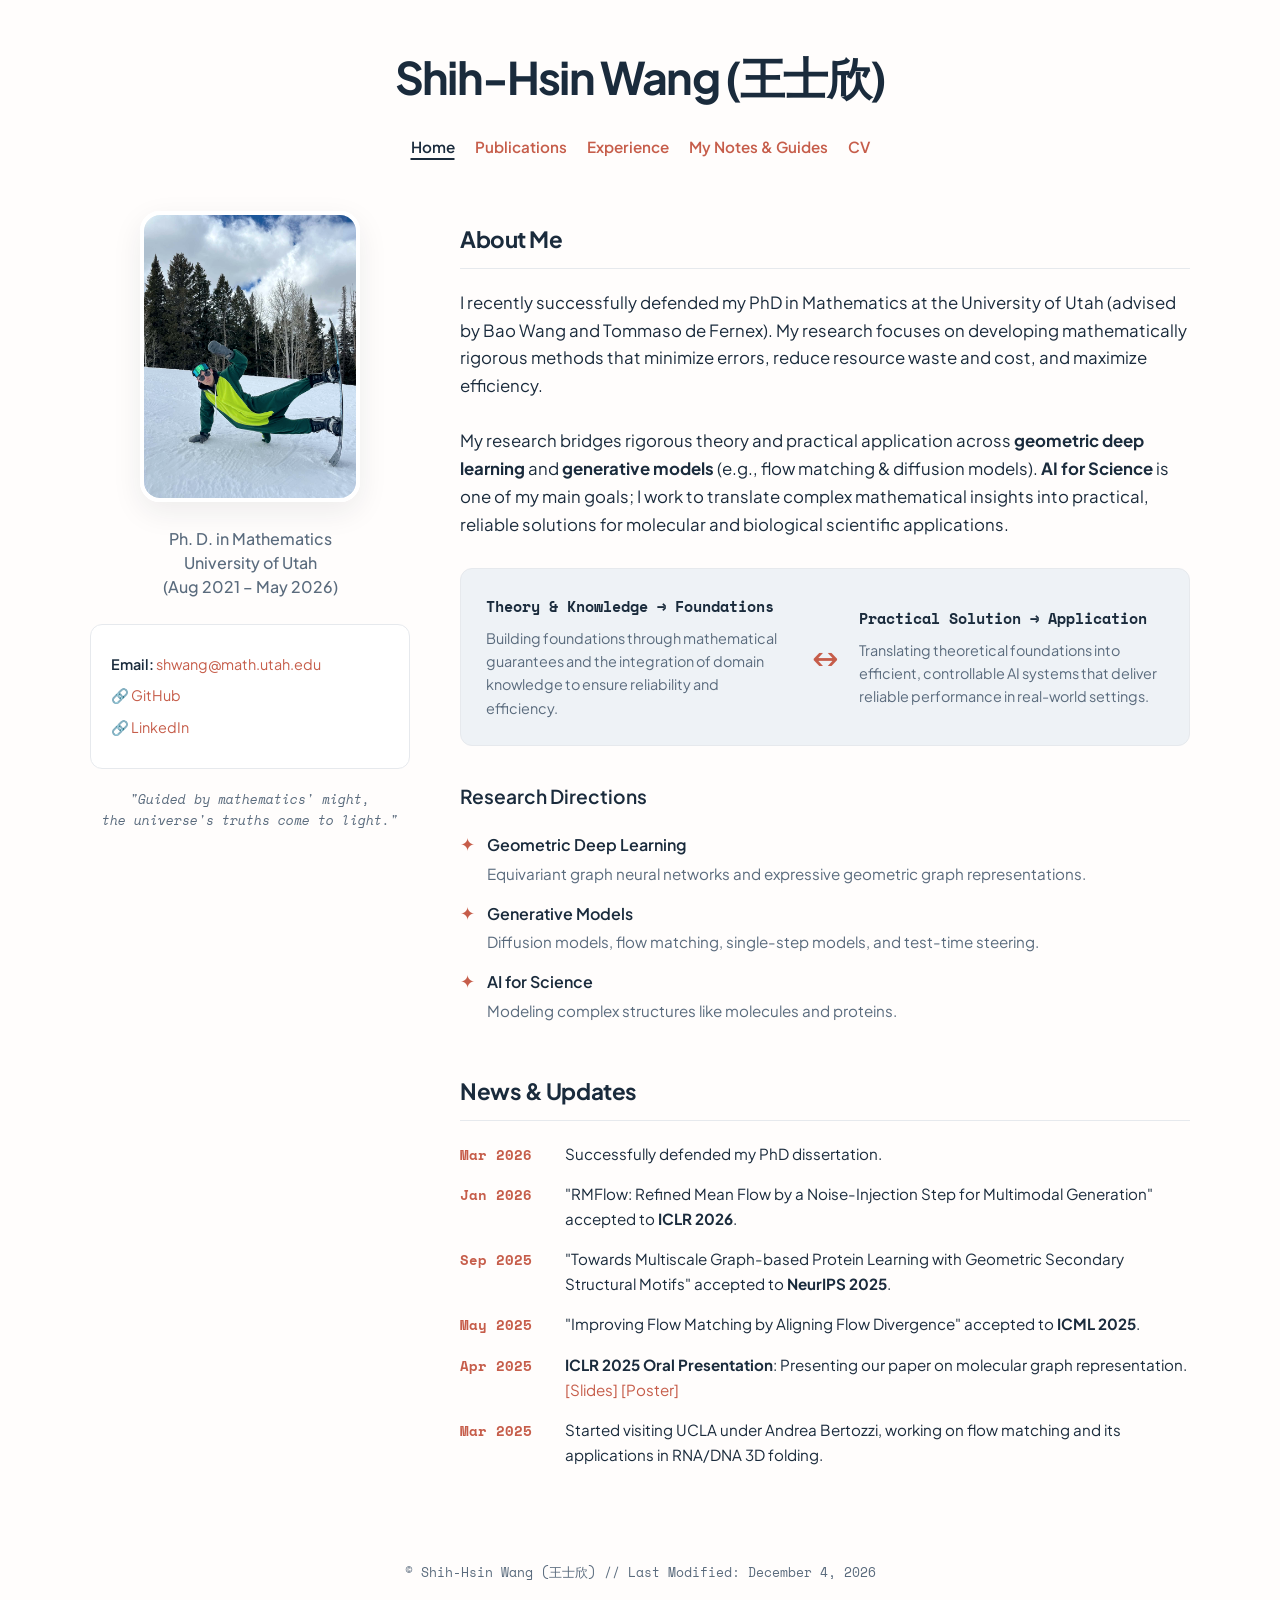
<file: index.html>
<!DOCTYPE html>
<html lang="en">
<head>
    <meta charset="UTF-8">
    <meta name="viewport" content="width=device-width, initial-scale=1.0">
    <title>Shih-Hsin Wang's Website</title>
    
    <link rel="preconnect" href="https://fonts.googleapis.com">
    <link rel="preconnect" href="https://fonts.gstatic.com" crossorigin>
    <link href="https://fonts.googleapis.com/css2?family=Plus+Jakarta+Sans:wght@400;500;600;700&family=Space+Mono:wght@400;700&display=swap" rel="stylesheet">

    <style>
        :root {
            --bg: #fffdfc;
            --text: #1a2b3c;
            --text-muted: #5a6b7d;
            --accent: #c65d4a;
            --box-math-bg: #eef2f6;
            --box-ml-bg: #fcf6f1;
            --border: #e6e9ed;
            --font-main: 'Plus Jakarta Sans', sans-serif;
            --font-mono: 'Space Mono', monospace;
        }

        * { box-sizing: border-box; }

        body {
            background-color: var(--bg);
            color: var(--text);
            font-family: var(--font-main);
            line-height: 1.65;
            margin: 0;
            padding: 40px 20px;
        }

        header {
            max-width: 1100px;
            margin: 0 auto 50px auto;
            text-align: center;
        }

        h1 {
            font-size: 2.8rem;
            font-weight: 700;
            letter-spacing: -0.04em;
            margin: 0;
            color: var(--text);
        }

        nav {
            display: flex;
            justify-content: center;
            flex-wrap: wrap;
            gap: 20px;
            margin-top: 20px;
            font-size: 0.95rem;
            font-weight: 600;
        }
        nav a {
            color: var(--accent);
            text-decoration: none;
            transition: all 0.2s ease;
            cursor: pointer;
            padding-bottom: 2px;
        }
        nav a:hover {
            opacity: 0.7;
        }
        
        /* Active Tab Styling */
        nav a.active-tab {
            color: var(--text);
            text-decoration: underline;
            text-underline-offset: 5px;
            text-decoration-thickness: 2px;
        }

        .main-container {
            max-width: 1100px;
            margin: 0 auto;
            display: grid;
            grid-template-columns: 320px 1fr;
            gap: 50px;
            align-items: start;
        }

        /* LEFT SIDEBAR */
        .sidebar {
            position: sticky;
            top: 40px;
            text-align: center;
        }
        
        .profile-img {
            width: 100%;
            max-width: 220px; 
            border-radius: 20px;
            margin: 0 auto 25px auto;
            display: block;
            border: 4px solid #fff;
            box-shadow: 0 10px 30px rgba(28, 40, 51, 0.08);
            
            /* Add this line to mute the photo colors slightly so it blends perfectly */
            filter: grayscale(20%) contrast(105%); 
        }

        .subtitle {
            font-size: 1rem;
            color: var(--text-muted);
            font-weight: 500;
            margin-bottom: 25px;
            line-height: 1.5;
        }

        .contact-box {
            text-align: left;
            background: #fff;
            padding: 20px;
            border-radius: 12px;
            border: 1px solid var(--border);
            font-size: 0.9rem;
        }
        .contact-box p { margin: 8px 0; }
        .contact-box strong { color: var(--text); font-weight: 600; }
        .contact-box a { color: var(--accent); text-decoration: none; }
        .contact-box a:hover { text-decoration: underline; }

        /* RIGHT MAIN CONTENT */
        .content { padding-top: 10px; }

        /* TAB LOGIC CSS */
        .content-section {
            display: none; /* Hide all by default */
            animation: fadeIn 0.35s ease-in-out;
        }
        .content-section.active-section {
            display: block; /* Show active tab */
        }
        @keyframes fadeIn {
            from { opacity: 0; transform: translateY(8px); }
            to { opacity: 1; transform: translateY(0); }
        }

        h2 {
            font-size: 1.4rem;
            font-weight: 700;
            margin-top: 0; /* Removed top margin since it's at the top of the tab */
            margin-bottom: 20px;
            color: var(--text);
            letter-spacing: -0.02em;
            border-bottom: 1px solid var(--border);
            padding-bottom: 10px;
        }
        
        h3 {
            font-size: 1.1rem;
            font-weight: 600;
            color: var(--text);
            margin-top: 30px;
            margin-bottom: 15px;
        }

        .bio-text {
            font-size: 1.05rem;
            color: var(--text);
            margin-bottom: 30px;
        }

        /* Philosophy Split Box */
        .philosophy-split {
            display: flex;
            background: var(--box-math-bg);
            border-radius: 12px;
            padding: 25px;
            gap: 20px;
            border: 1px solid var(--border);
            align-items: center;
            margin-bottom: 35px;
        }
        .philosophy-col { flex: 1; }
        .philosophy-arrow { color: var(--accent); font-weight: bold; font-size: 1.5rem; display: flex; align-items: center; }
        .philosophy-title { font-weight: 700; font-size: 0.95rem; margin-bottom: 8px; color: var(--text); font-family: var(--font-mono); }
        .philosophy-desc { font-size: 0.9rem; color: var(--text-muted); line-height: 1.6; }

        /* Name Break Logic */
        .mobile-break { display: none; }
        @media (max-width: 600px) {
            .mobile-break { display: block; }
            h1 { font-size: 2.2rem; line-height: 1.2; } /* Slightly smaller for mobile */
        }

        /* Research List */
        .research-list { list-style: none; padding: 0; margin: 0 0 40px 0; }
        .research-list li { margin-bottom: 15px; font-size: 1rem; display: flex; align-items: flex-start; gap: 12px; }
        .research-list li::before { content: "✦"; color: var(--accent); font-size: 1.1rem; line-height: 1.4; }
        .research-list strong { color: var(--text); font-weight: 600; }
        .research-list span { color: var(--text-muted); font-size: 0.95rem; display: block; margin-top: 2px; }

        /* Updates Timeline */
        .update-item { display: flex; gap: 20px; margin-bottom: 15px; font-size: 0.95rem; align-items: baseline; }
        .update-date { font-family: var(--font-mono); font-size: 0.85rem; color: var(--accent); min-width: 85px; flex-shrink: 0; font-weight: 700; }
        .update-text strong { color: var(--text); }
        .update-text a { color: var(--accent); text-decoration: none; }
        .update-text a:hover { text-decoration: underline; }

        /* Publications & Experience */
        .pub-item { margin-bottom: 20px; }
        .pub-title { font-weight: 600; font-size: 1rem; margin-bottom: 4px; color: var(--text); }
        .pub-authors { font-size: 0.9rem; color: var(--text-muted); }
        .me { font-weight: 700; text-decoration: underline; text-decoration-color: var(--accent); text-underline-offset: 3px; color: var(--text); }
        .pub-venue { font-size: 0.9rem; color: var(--text); font-style: italic; margin-top: 3px; font-weight: 600; }
        .pub-links { margin-top: 6px; display: flex; gap: 10px; font-family: var(--font-mono); font-size: 0.8rem; }
        .pub-link { color: var(--accent); text-decoration: none; font-weight: 700; }
        .pub-link:hover { text-decoration: underline; }

        ul.bullets { padding-left: 20px; margin-bottom: 20px; font-size: 0.95rem; color: var(--text-muted); }
        ul.bullets li { margin-bottom: 8px; }
        ul.bullets strong { color: var(--text); }

        @media (max-width: 900px) {
            .main-container { grid-template-columns: 1fr; gap: 40px; }
            .sidebar { position: static; max-width: 400px; margin: 0 auto; }
            .philosophy-split { flex-direction: column; text-align: center; gap: 15px; }
            .philosophy-arrow { transform: rotate(90deg); }
        }
    </style>
</head>
<body>

    <header>
        <h1>Shih-Hsin Wang<br class="mobile-break"> (王士欣)</h1>
        <nav>
            <a onclick="switchTab('home')" class="nav-link active-tab" id="nav-home">Home</a>
            <a onclick="switchTab('publications')" class="nav-link" id="nav-publications">Publications</a>
            <a onclick="switchTab('experience')" class="nav-link" id="nav-experience">Experience</a>
            <a href="notes.html?home=true">My Notes & Guides</a>
            <a href="assets/Shih-Hsin%20Wang's%20CV.pdf" target="_blank" class="nav-link">CV</a>
        </nav>
    </header>

    <div class="main-container">
        
        <aside class="sidebar">
            <img src="images/snowboard.jpg" alt="Shih-Hsin Wang" class="profile-img">
            
            <div class="subtitle">Ph. D. in Mathematics<br>University of Utah<br>(Aug 2021 – May 2026)</div>
            
            <div class="contact-box" id="contact">
                <p><strong>Email:</strong> <a href="mailto:shwang@math.utah.edu">shwang@math.utah.edu</a></p>
                <p>🔗 <a href="https://github.com/shihhsinwang0214" target="_blank">GitHub</a></p>
                <p>🔗 <a href="https://www.linkedin.com/in/shih-hsin-sam-wang-9803671a5" target="_blank">LinkedIn</a></p>
            </div>
            
            <div style="margin-top: 20px; font-family: var(--font-mono); font-size: 0.8rem; color: var(--text-muted); font-style: italic;">
                "Guided by mathematics' might,<br>the universe's truths come to light."
            </div>
        </aside>

        <main class="content">

            <div id="home" class="content-section active-section">
                <section>
                    <h2>About Me</h2>
                    <div class="bio-text">
                        I recently successfully defended my PhD in Mathematics at the University of Utah (advised by Bao Wang and Tommaso de Fernex). My research focuses on developing mathematically rigorous methods that minimize errors, reduce resource waste and cost, and maximize efficiency.
                        <br><br>
                        My research bridges rigorous theory and practical application across <strong>geometric deep learning</strong> and <strong>generative models</strong> (e.g., flow matching & diffusion models). <strong>AI for Science</strong> is one of my main goals; I work to translate complex mathematical insights into practical, reliable solutions for molecular and biological scientific applications.
                    </div>

                    <div class="philosophy-split">
                        <div class="philosophy-col">
                            <div class="philosophy-title"> Theory & Knowledge → Foundations</div>
                            <div class="philosophy-desc">Building foundations through mathematical guarantees and the integration of domain knowledge to ensure reliability and efficiency.</div>
                        </div>
                        <div class="philosophy-arrow">↔</div>
                        <div class="philosophy-col">
                            <div class="philosophy-title">Practical Solution → Application</div>
                            <div class="philosophy-desc"> Translating theoretical foundations into efficient, controllable AI systems that deliver reliable performance in real-world settings.</div>
                        </div>
                    </div>

                    <h3 style="margin-top: 0; margin-bottom: 20px; font-size: 1.2rem;">Research Directions</h3>
                    <ul class="research-list">
                        <li>
                            <div>
                                <strong>Geometric Deep Learning</strong>
                                <span>Equivariant graph neural networks and expressive geometric graph representations.</span>
                            </div>
                        </li>
                        <li>
                            <div>
                                <strong>Generative Models</strong>
                                <span>Diffusion models, flow matching, single-step models, and test-time steering.</span>
                            </div>
                        </li>
                        <li>
                            <div>
                                <strong>AI for Science</strong>
                                <span>Modeling complex structures like molecules and proteins.</span>
                            </div>
                        </li>
                    </ul>
                </section>

                <section style="margin-top: 50px;">
                    <h2>News & Updates</h2>
                    <div class="update-list">
                        <div class="update-item">
                            <div class="update-date">Mar 2026</div>
                            <div class="update-text">Successfully defended my PhD dissertation.</div>
                        </div>
                        <div class="update-item">
                            <div class="update-date">Jan 2026</div>
                            <div class="update-text">"RMFlow: Refined Mean Flow by a Noise-Injection Step for Multimodal Generation" accepted to <strong>ICLR 2026</strong>.</div>
                        </div>
                        <div class="update-item">
                            <div class="update-date">Sep 2025</div>
                            <div class="update-text">"Towards Multiscale Graph-based Protein Learning with Geometric Secondary Structural Motifs" accepted to <strong>NeurIPS 2025</strong>.</div>
                        </div>
                        <div class="update-item">
                            <div class="update-date">May 2025</div>
                            <div class="update-text">"Improving Flow Matching by Aligning Flow Divergence" accepted to <strong>ICML 2025</strong>.</div>
                        </div>
                        <div class="update-item">
                            <div class="update-date">Apr 2025</div>
                            <div class="update-text"><strong>ICLR 2025 Oral Presentation</strong>: Presenting our paper on molecular graph representation. <a href="assets/ICLR25/ICLR_2025_oral_slides.pdf" target="_blank">[Slides]</a> <a href="assets/ICLR25/ICLR_2025_oral_poster.pdf" target="_blank">[Poster]</a></div>
                        </div>
                        <div class="update-item">
                            <div class="update-date">Mar 2025</div>
                            <div class="update-text">Started visiting UCLA under Andrea Bertozzi, working on flow matching and its applications in RNA/DNA 3D folding.</div>
                        </div>
                    </div>
                </section>
            </div>

            <div id="publications" class="content-section">
                <section>
                    <h2>Publications</h2>
                    
                    <h3>Machine Learning</h3>
                    
                    <div class="pub-item">
                        <div class="pub-title"><a href="https://openreview.net/forum?id=p072J56yo4" style="color: inherit; text-decoration: none;">RMFlow: Refined Mean Flow by a Noise-Injection Step for Multimodal Generation</a></div>
                        <div class="pub-authors">Huang, Y., <span class="me">Wang, S. H.</span>, C., Bertozzi, A. L., Wang, B.</div>
                        <div class="pub-venue">ICLR 2026</div>
                    </div>

                    <div class="pub-item">
                        <div class="pub-title"><a href="https://openreview.net/forum?id=JSbVO7dNYE" style="color: inherit; text-decoration: none;">Towards Multiscale Graph-based Protein Learning with Geometric Secondary Structural Motifs</a></div>
                        <div class="pub-authors"><span class="me">Wang, S. H.</span>, Huang, Y., Transue, T., Baker, J. M., Forstater, J., Strohmer, T., Wang, B.</div>
                        <div class="pub-venue">NeurIPS 2025</div>
                    </div>

                    <div class="pub-item">
                        <div class="pub-title">Plug-and-Play Image Restoration with Flow Matching: A Continuous Viewpoint</div>
                        <div class="pub-authors">Jia, F., Huang, Y., <span class="me">Wang, S. H.</span>, Garcia-Cardona, C., Bertozzi, A. L., Wang, B.</div>
                        <div class="pub-venue">Under Review</div>
                    </div>

                    <div class="pub-item">
                        <div class="pub-title"><a href="https://openreview.net/pdf?id=FeZimuj6SG" style="color: inherit; text-decoration: none;">Improving Flow Matching by Aligning Flow Divergence</a></div>
                        <div class="pub-authors">Huang, Y., Transue, T., <span class="me">Wang, S. H.</span>, Feldman, W. M., Zhang, H., Wang, B.</div>
                        <div class="pub-venue">ICML 2025</div>
                        <div class="pub-links">
                            <a href="https://icml.cc/media/icml-2025/Slides/45878.pdf" class="pub-link" target="_blank">[Slides]</a>
                        </div>
                    </div>

                    <div class="pub-item">
                        <div class="pub-title"><a href="https://openreview.net/forum?id=OIvg3MqWX2" style="color: inherit; text-decoration: none;">A Theoretically-Principled Sparse, Connected, and Rigid Graph Representation of Molecules</a></div>
                        <div class="pub-authors"><span class="me">Wang, S. H.*</span>, Huang, Y.*, Baker, J., Sun, Y. E., Tang, Q., Wang, B.</div>
                        <div class="pub-venue">ICLR 2025 [Oral Presentation]</div>
                        <div class="pub-links">
                            <a href="assets/ICLR25/ICLR_2025_oral_slides.pdf" class="pub-link" target="_blank">[Slides]</a>
                            <a href="assets/ICLR25/ICLR_2025_oral_poster.pdf" class="pub-link" target="_blank">[Poster]</a>
                            <a href="https://github.com/shihhsinwang0214/SCHull" class="pub-link" target="_blank">[Code]</a>
                        </div>
                    </div>

                    <div class="pub-item">
                        <div class="pub-title"><a href="https://arxiv.org/abs/2410.14604" style="color: inherit; text-decoration: none;">Learning to Control the Smoothness of Graph Convolutional Network Features</a></div>
                        <div class="pub-authors"><span class="me">Wang, S. H.*</span>, Baker, J.*, Hauck, C. D., Wang, B.</div>
                        <div class="pub-venue">Under Review</div>
                    </div>

                    <div class="pub-item">
                        <div class="pub-title"><a href="https://proceedings.mlr.press/v235/baker24a.html" style="color: inherit; text-decoration: none;">An Explicit Frame Construction for Normalizing 3D Point Clouds</a></div>
                        <div class="pub-authors">Baker, J.*, <span class="me">Wang, S. H.*</span>, de Fernex, T., Wang, B.</div>
                        <div class="pub-venue">ICML 2024</div>
                    </div>

                    <div class="pub-item">
                        <div class="pub-title"><a href="https://openreview.net/forum?id=mGHJAyR8w0" style="color: inherit; text-decoration: none;">Rethinking the Benefits of Steerable Features in 3D Equivariant Graph Neural Networks</a></div>
                        <div class="pub-authors"><span class="me">Wang, S. H.</span>, Hsu, Y. C., Baker, J., Bertozzi, A. L., Xin, J., Wang, B.</div>
                        <div class="pub-venue">ICLR 2024</div>
                    </div>

                    <h3>Algebraic Geometry</h3>

                    <div class="pub-item">
                        <div class="pub-title"><a href="https://arxiv.org/abs/2508.12423" style="color: inherit; text-decoration: none;">Arcs on Rational Double Points in Arbitrary Characteristic</a></div>
                        <div class="pub-authors"><span class="me">Wang, S. H.</span>, de Fernex, T.</div>
                        <div class="pub-venue">Under Review</div>
                    </div>

                    <div class="pub-item">
                        <div class="pub-title"><a href="https://arxiv.org/abs/2306.08291" style="color: inherit; text-decoration: none;">Families of Jets of Arc Type and Higher (Co)Dimensional Du Val Singularities</a></div>
                        <div class="pub-authors"><span class="me">Wang, S. H.</span>, de Fernex, T.</div>
                        <div class="pub-venue">C.R. Math. Acad. Sci. Paris, Special Volume in Memory of Jean-Pierre Demailly (2024)</div>
                    </div>

                    <h3>Other Fields</h3>

                    <div class="pub-item">
                        <div class="pub-title"><a href="https://tsung-wei-huang.github.io/papers/2023-dac.pdf" style="color: inherit; text-decoration: none;">GenFuzz: GPU-Accelerated Hardware Fuzzing Using Genetic Algorithm with Multiple Inputs</a></div>
                        <div class="pub-authors">Lin, D. L., Zhang, Y., Ren, H., Khailany, B., <span class="me">Wang, S. H.</span>, Huang, T. W.</div>
                        <div class="pub-venue">ACM/IEEE Design Automation Conference (DAC), 2023</div>
                    </div>
                </section>
            </div>

            <div id="experience" class="content-section">
                <section>
                    <h2>Highlights & Experience</h2>
                    
                    <h3>Recent Experience</h3>
                    <ul class="bullets">
                        <li><strong>Visiting Graduate Researcher, UCLA</strong> (Mar 2025 – June 2025)<br>
                        Initiating a pipeline for 3D RNA/DNA folding from secondary structure using flow-matching models, supervised by Andrea Bertozzi.</li>
                        <li><strong>Research Intern, Los Alamos National Lab</strong> (May – Aug 2024)<br>
                        Developed a sparse, rigid, and hyperparameter-free graph representation for molecular structures, supervised by Qi Tang.</li>
                    </ul>
                    
                    <h3>Invited Talks & Presentations</h3>
                    <ul class="bullets">
                        <li><strong>ICLR 2025</strong> – Oral presentation on "A Theoretically-Principled Sparse, Connected, and Rigid Graph Representation of Molecules" (Singapore)</li>
                        <li><strong>JMM 2025</strong> – "Expanding the Mathematical Horizons of Machine Learning"</li>
                        <li><strong>SIAM GL 2023</strong> – "Leveraging Geometric Symmetries with GNNs"</li>
                        <li><strong>NCTS Algebraic Geometry Seminar 2023</strong> – "Families of Jets on Du Val Singularities"</li>
                    </ul>

                    <h3>Academic Service</h3>
                    <ul class="bullets">
                        <li><strong>Conference Reviewer:</strong> ICLR 2025-2026, ICML 2024–26, NeurIPS 2024–25, AISTATS 2025</li>
                        <li><strong>Journal Reviewer:</strong> TMLR, SIAM J. on Applied Algebra and Geometry, ACM TOSN</li>
                    </ul>
                </section>
            </div>

        </main>
    </div>

    <footer style="text-align: center; margin-top: 80px; padding-bottom: 30px; font-size: 0.8rem; color: var(--text-muted); font-family: var(--font-mono);">
        &copy; Shih-Hsin Wang (王士欣) // Last Modified: <script>document.write(new Date(document.lastModified).toLocaleDateString('en-US', { year: 'numeric', month: 'long', day: 'numeric' }));</script>
    </footer>

    <script>
        function switchTab(tabId) {
            // 1. Hide all content sections
            const sections = document.querySelectorAll('.content-section');
            sections.forEach(sec => sec.classList.remove('active-section'));

            // 2. Remove 'active' styling from all navigation links
            const navLinks = document.querySelectorAll('.nav-link');
            navLinks.forEach(link => link.classList.remove('active-tab'));

            // 3. Show the target content section
            document.getElementById(tabId).classList.add('active-section');

            // 4. Add 'active' styling to the clicked navigation link
            document.getElementById('nav-' + tabId).classList.add('active-tab');
            
            // Optional: Scroll to the top of the page when changing tabs on mobile
            if(window.innerWidth <= 900) {
                window.scrollTo({ top: 0, behavior: 'smooth' });
            }
        }
    </script>
</body>
</html>
</file>
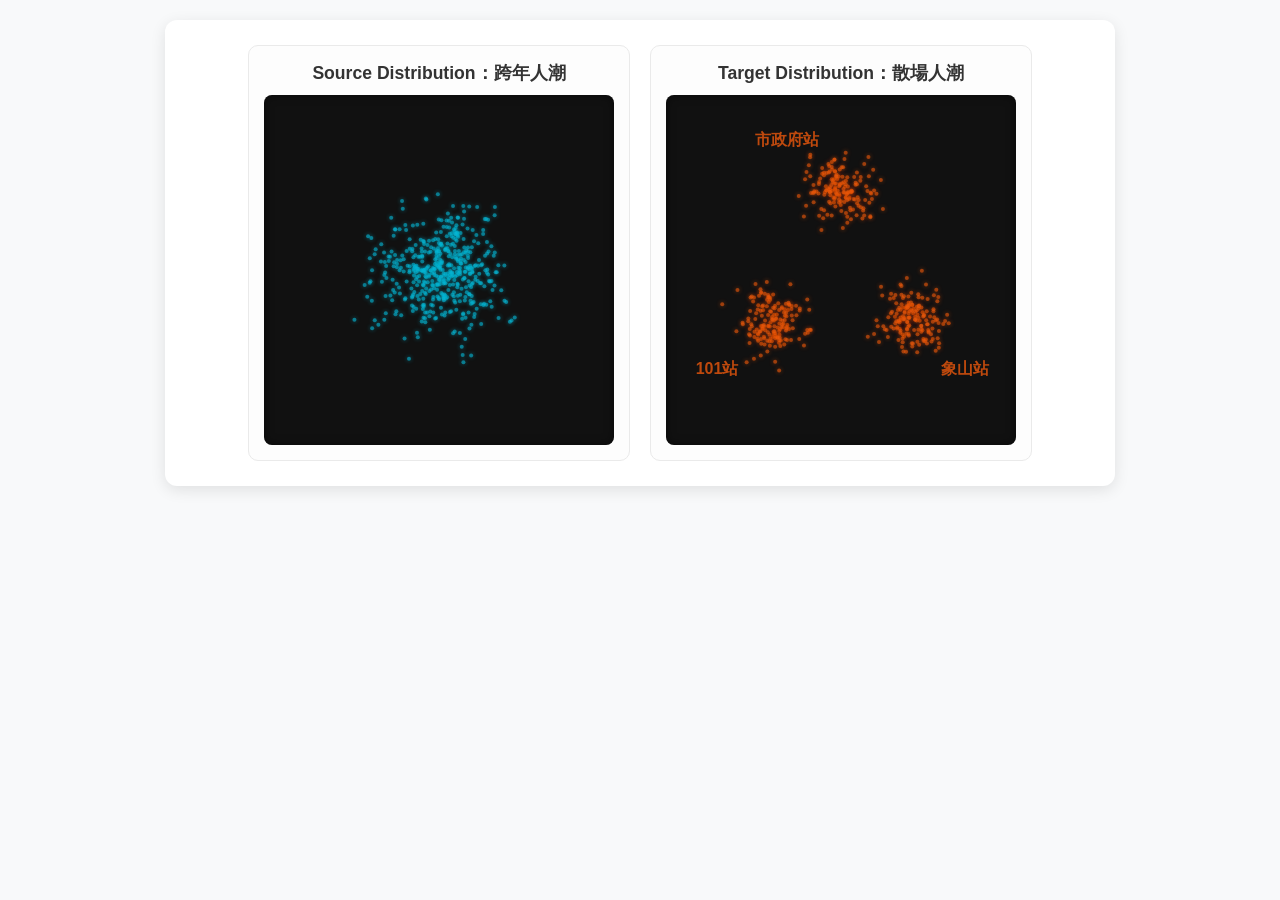
<file: notes/zh/flow_matching_training_setting.html>
<!DOCTYPE html>
<html lang="zh-TW">
<head>
    <meta charset="UTF-8">
    <meta name="viewport" content="width=device-width, initial-scale=1.0">
    <title>起點與終點分布對比</title>
    
    <style>
        body {
            font-family: 'Segoe UI', Tahoma, Geneva, Verdana, sans-serif;
            display: flex;
            flex-direction: column;
            align-items: center;
            background-color: #f8f9fa; /* 淺灰色背景 */
            color: #333;
            margin: 0;
            padding: 20px;
        }
        .container {
            background: white; /* 白色卡片背景 */
            padding: 25px;
            border-radius: 12px;
            box-shadow: 0 4px 15px rgba(0,0,0,0.1);
            text-align: center;
            max-width: 900px;
            width: 100%;
        }
        .text-content {
            text-align: left;
            margin-bottom: 25px;
            line-height: 1.6;
        }
        .text-content h2 {
            margin-top: 0;
            color: #1a1a1a;
            border-bottom: 2px solid #e5e7eb;
            padding-bottom: 10px;
        }
        .highlight-box {
            background-color: #f0fdf4;
            border-left: 4px solid #22c55e;
            padding: 10px 15px;
            margin: 15px 0;
            border-radius: 0 6px 6px 0;
        }
        /* 畫布排版 */
        .canvas-wrapper {
            display: flex;
            flex-wrap: wrap;
            gap: 20px;
            justify-content: center;
            align-items: flex-start;
        }
        .canvas-item {
            display: flex;
            flex-direction: column;
            align-items: center;
            background: #fdfdfd;
            padding: 15px;
            border-radius: 10px;
            border: 1px solid #eaeaea;
        }
        .canvas-item h3 {
            margin: 0 0 10px 0;
            font-size: 1.1rem;
            color: #333;
        }
        canvas {
            background-color: #111; /* 保持深色以突顯發光點 */
            border-radius: 8px;
            box-shadow: inset 0 0 10px rgba(0,0,0,0.5);
            width: 350px;
            height: 350px;
        }
    </style>
</head>

<script>
  function reportHeight() {
    const height = document.body.scrollHeight;
    window.parent.postMessage({ iframeHeight: height }, '*');
  }
  
  // 頁面載入時回報
  window.addEventListener('load', reportHeight);
  // 視窗大小改變時回報
  window.addEventListener('resize', reportHeight);
</script>


<body>

<div class="container">

    
    <div class="canvas-wrapper">
        <div class="canvas-item">
            <h3> Source Distribution：跨年人潮</h3>
            <canvas id="sourceCanvas" width="350" height="350"></canvas>
        </div>
        
        <div class="canvas-item">
            <h3> Target Distribution：散場人潮</h3>
            <canvas id="targetCanvas" width="350" height="350"></canvas>
        </div>
    </div>
</div>

<script>
    // 獲取畫布
    const sourceCanvas = document.getElementById('sourceCanvas');
    const sourceCtx = sourceCanvas.getContext('2d');
    const targetCanvas = document.getElementById('targetCanvas');
    const targetCtx = targetCanvas.getContext('2d');

    const numPoints = 500; // 點的數量稍微增多，讓分布看起來更飽滿
    const scale = 20; // 適應 350x350 畫布的縮放比例
    const centerX = sourceCanvas.width / 2;
    const centerY = sourceCanvas.height / 2;

    // 捷運站座標 (稍微縮小比例以適應新畫布)
    const targetCenters = [
        {x: 0, y: 4.0, name: "市政府站"},
        {x: -3.5, y: -2.5, name: "101站"},
        {x: 3.5, y: -2.5, name: "象山站"}
    ];

    // Box-Muller transform 生成常態分佈
    function randomGaussian(meanX, meanY, std) {
        let u1 = Math.random();
        let u2 = Math.random();
        if (u1 === 0) u1 = 1e-7; 
        let z0 = Math.sqrt(-2.0 * Math.log(u1)) * Math.cos(2.0 * Math.PI * u2);
        let z1 = Math.sqrt(-2.0 * Math.log(u1)) * Math.sin(2.0 * Math.PI * u2);
        return { x: meanX + z0 * std, y: meanY + z1 * std };
    }

    // 數學座標轉 Canvas 座標
    function toScreen(mathX, mathY) {
        return {
            x: centerX + mathX * scale,
            y: centerY - mathY * scale
        };
    }

    function drawDistributions() {
        // 清空畫布
        sourceCtx.clearRect(0, 0, sourceCanvas.width, sourceCanvas.height);
        targetCtx.clearRect(0, 0, targetCanvas.width, targetCanvas.height);

        // --- 繪製起點 (Source) 背景文字 ---
        sourceCtx.textAlign = "center";
        sourceCtx.textBaseline = "middle";
        sourceCtx.font = "bold 18px sans-serif";
        const p101 = toScreen(0, 0);
        sourceCtx.fillStyle = "rgba(6, 182, 212, 0.25)"; 
        sourceCtx.fillText("", p101.x, p101.y - 60);

        // --- 繪製終點 (Target) 背景文字 ---
        targetCtx.textAlign = "center";
        targetCtx.textBaseline = "middle";
        targetCtx.font = "bold 16px sans-serif";
        targetCtx.fillStyle = "rgba(234, 88, 12, 0.8)"; 
        for(let i=0; i<3; i++) {
            let pMrt = toScreen(targetCenters[i].x, targetCenters[i].y);
            let offsetY = targetCenters[i].y > 0 ? 45 : -45; 
            let offsetX = targetCenters[i].x > 0 ? 45 : -45; 
            targetCtx.fillText(targetCenters[i].name, pMrt.x + 1.2*offsetX, pMrt.y - 1.1*offsetY);
        }

        // --- 產生並繪製點陣 ---
        for (let i = 0; i < numPoints; i++) {
            // 1. 起點：集中在中心的青色點
            let sPoint = randomGaussian(0, 0, 1.5);
            let sPos = toScreen(sPoint.x, sPoint.y);
            
            sourceCtx.beginPath();
            sourceCtx.arc(sPos.x, sPos.y, 2.0, 0, Math.PI * 2);
            sourceCtx.fillStyle = 'rgba(6, 182, 212, 0.6)'; // 青色
            sourceCtx.shadowBlur = 4;
            sourceCtx.shadowColor = 'rgba(6, 182, 212, 0.8)';
            sourceCtx.fill();
            sourceCtx.shadowBlur = 0;

            // 2. 終點：分散在三個站的橘色點
            let center = targetCenters[i % 3];
            let tPoint = randomGaussian(center.x, center.y, 0.8);
            let tPos = toScreen(tPoint.x, tPoint.y);
            
            targetCtx.beginPath();
            targetCtx.arc(tPos.x, tPos.y, 2.0, 0, Math.PI * 2);
            targetCtx.fillStyle = 'rgba(234, 88, 12, 0.6)'; // 橘色
            targetCtx.shadowBlur = 4;
            targetCtx.shadowColor = 'rgba(234, 88, 12, 0.8)';
            targetCtx.fill();
            targetCtx.shadowBlur = 0;
        }
    }

    // 啟動繪製
    drawDistributions();
</script>

</body>
</html>
</file>
